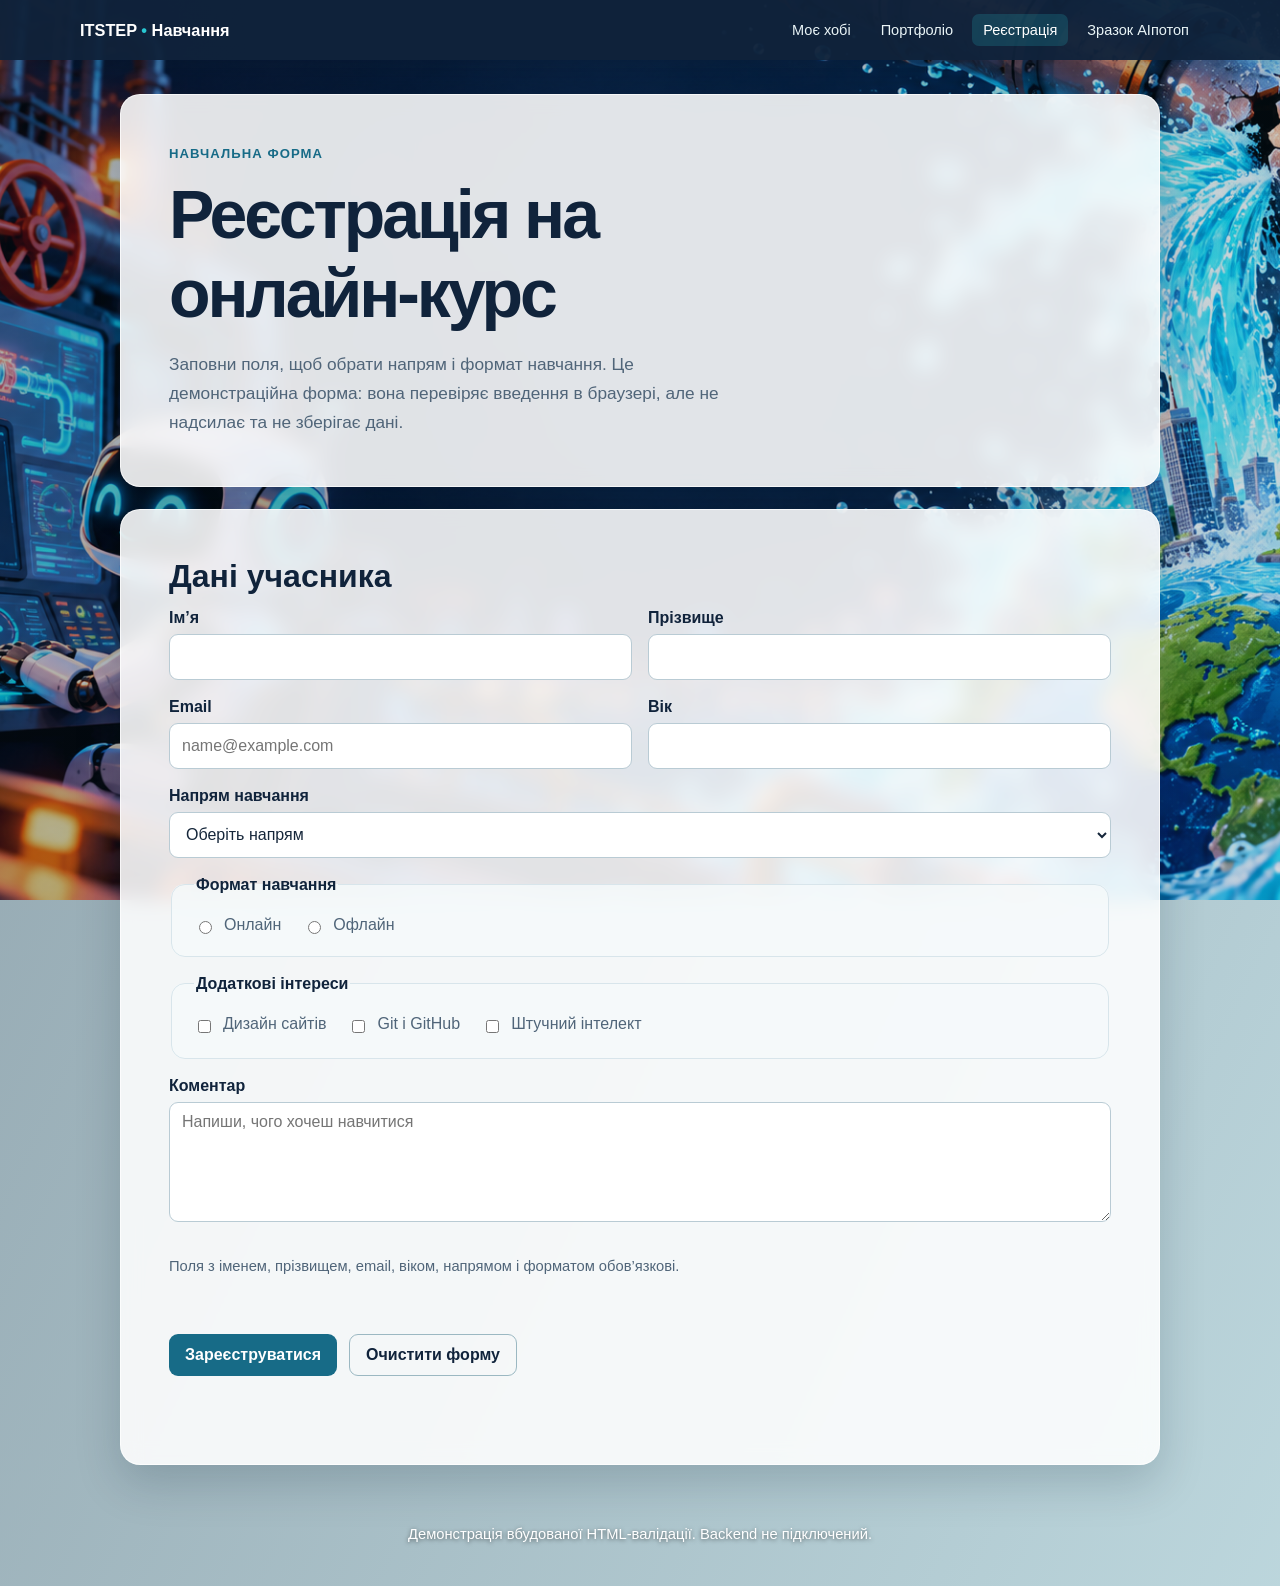
<file: course-registration.html>
<!doctype html>
<html lang="uk">
<head>
  <meta charset="utf-8">
  <meta name="viewport" content="width=device-width, initial-scale=1">
  <meta name="description" content="Навчальна HTML-форма для реєстрації на онлайн-курс з веброзробки.">
  <title>Реєстрація на онлайн-курс</title>
  <link rel="stylesheet" href="css/homework.css">
  <link rel="stylesheet" href="css/page-effects.css">
</head>
<body>
  <header class="site-header">
    <a class="brand" href="index.html">ITSTEP <span>•</span> Навчання</a>
    <nav class="site-nav" aria-label="Навігація навчальними сторінками">
      <a href="hobby.html">Моє хобі</a>
      <a href="portfolio.html">Портфоліо</a>
      <a href="course-registration.html" aria-current="page">Реєстрація</a>
      <a href="index.html">Зразок AIпотоп</a>
    </nav>
  </header>

  <main class="page-wrap">
    <section class="panel" aria-labelledby="page-title">
      <p class="eyebrow">Навчальна форма</p>
      <h1 id="page-title">Реєстрація на онлайн-курс</h1>
      <p class="lead">Заповни поля, щоб обрати напрям і формат навчання. Це демонстраційна форма: вона перевіряє введення в браузері, але не надсилає та не зберігає дані.</p>
    </section>

    <section class="panel" aria-labelledby="form-title">
      <h2 id="form-title">Дані учасника</h2>
      <form class="form-layout" id="course-form" onsubmit="event.preventDefault(); document.getElementById('form-status').textContent='Перевірку пройдено. Дані не надсилалися і не зберігалися.';">
        <div class="form-row">
          <div class="field">
            <label for="first-name">Ім’я</label>
            <input id="first-name" name="firstName" type="text" autocomplete="given-name" required>
          </div>
          <div class="field">
            <label for="last-name">Прізвище</label>
            <input id="last-name" name="lastName" type="text" autocomplete="family-name" required>
          </div>
        </div>

        <div class="form-row">
          <div class="field">
            <label for="email">Email</label>
            <input id="email" name="email" type="email" autocomplete="email" placeholder="name@example.com" required>
          </div>
          <div class="field">
            <label for="age">Вік</label>
            <input id="age" name="age" type="number" min="16" max="100" required>
          </div>
        </div>

        <div class="field">
          <label for="track">Напрям навчання</label>
          <select id="track" name="track" required>
            <option value="">Оберіть напрям</option>
            <option value="html-css">HTML і CSS</option>
            <option value="web-development">Веброзробка</option>
            <option value="ai-tools">AI-інструменти</option>
          </select>
        </div>

        <fieldset class="content-card">
          <legend class="group-title">Формат навчання</legend>
          <div class="choice-row">
            <label class="choice" for="format-online"><input id="format-online" name="format" type="radio" value="online" required> Онлайн</label>
            <label class="choice" for="format-offline"><input id="format-offline" name="format" type="radio" value="offline"> Офлайн</label>
          </div>
        </fieldset>

        <fieldset class="content-card">
          <legend class="group-title">Додаткові інтереси</legend>
          <div class="choice-row">
            <label class="choice" for="interest-design"><input id="interest-design" name="interests" type="checkbox" value="design"> Дизайн сайтів</label>
            <label class="choice" for="interest-git"><input id="interest-git" name="interests" type="checkbox" value="git"> Git і GitHub</label>
            <label class="choice" for="interest-ai"><input id="interest-ai" name="interests" type="checkbox" value="ai"> Штучний інтелект</label>
          </div>
        </fieldset>

        <div class="field">
          <label for="comment">Коментар</label>
          <textarea id="comment" name="comment" rows="4" placeholder="Напиши, чого хочеш навчитися"></textarea>
        </div>

        <p class="hint">Поля з іменем, прізвищем, email, віком, напрямом і форматом обов’язкові.</p>
        <div class="actions">
          <button type="submit">Зареєструватися</button>
          <button class="button-secondary" type="reset">Очистити форму</button>
        </div>
        <p class="status" id="form-status" role="status" aria-live="polite"></p>
      </form>
    </section>
  </main>

  <footer class="site-footer">
    <p>Демонстрація вбудованої HTML-валідації. Backend не підключений.</p>
  </footer>
  <script src="js/page-effects.js" defer></script>
</body>
</html>
</file>
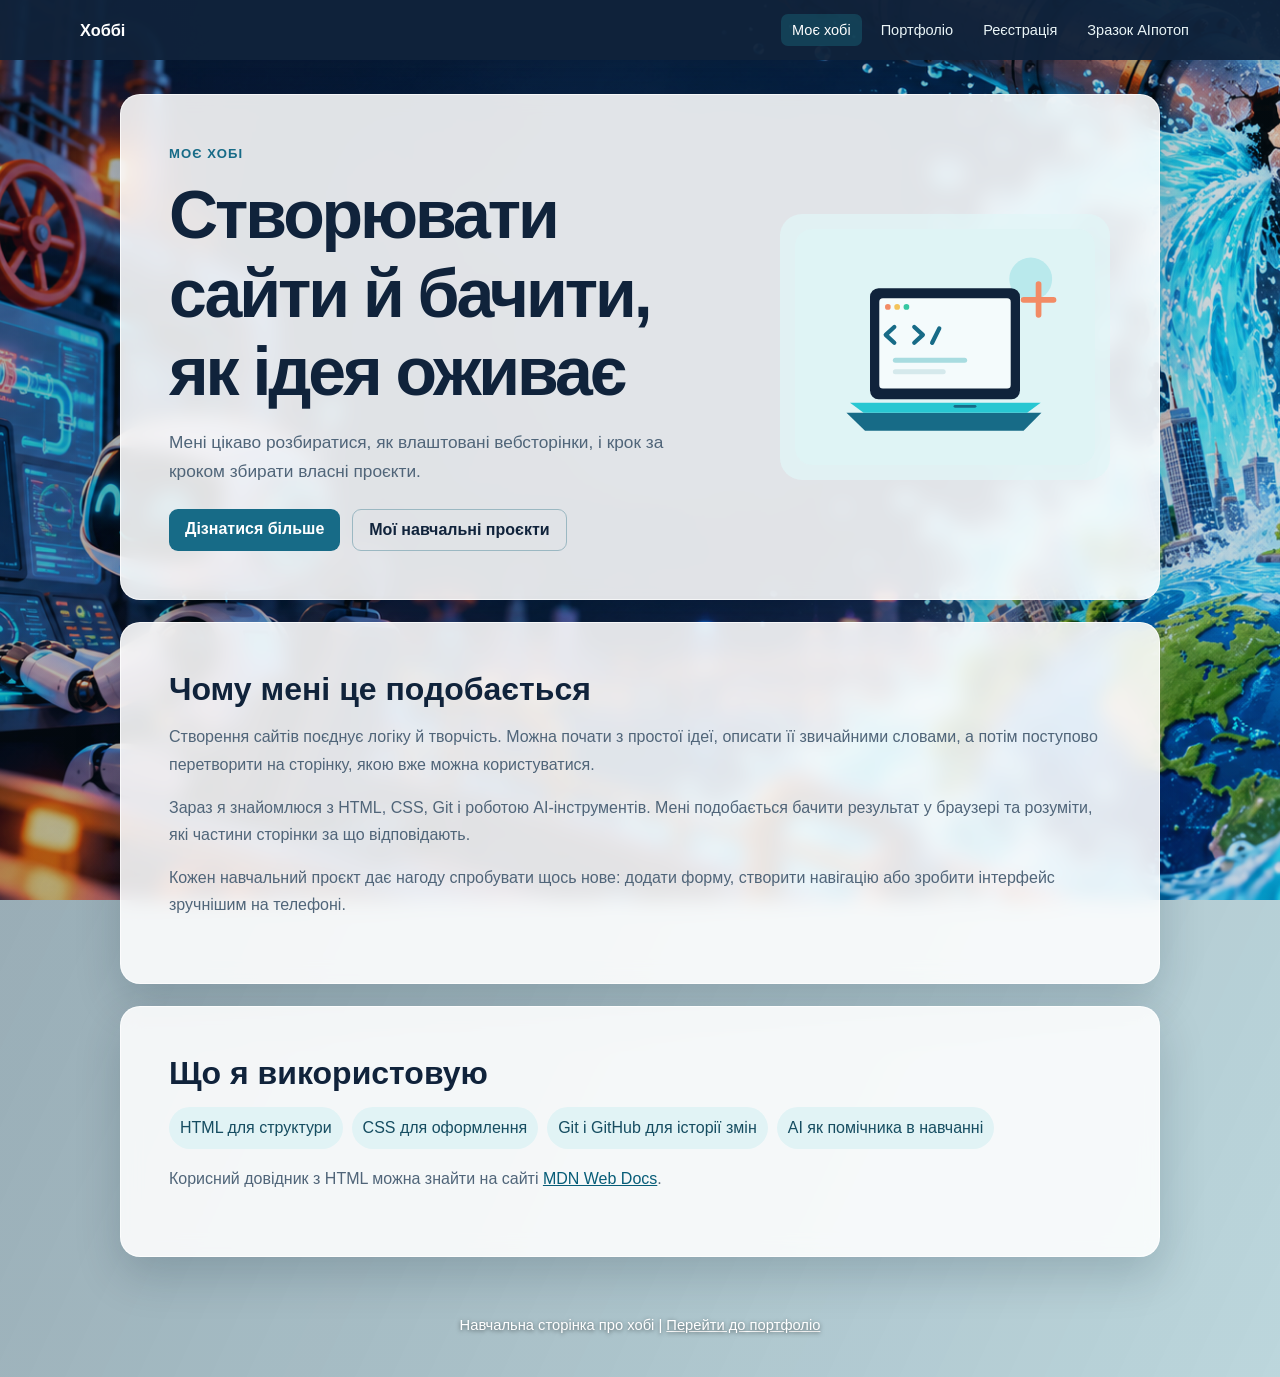
<file: hobby.html>
<!doctype html>
<html lang="uk">
<head>
  <meta charset="utf-8">
  <meta name="viewport" content="width=device-width, initial-scale=1">
  <meta name="description" content="Моє хобі - створення вебсторінок і знайомство з технологіями.">
  <title>Моє хобі - створення сайтів</title>
  <link rel="stylesheet" href="css/homework.css">
  <link rel="stylesheet" href="css/page-effects.css">
</head>
<body>
  <header class="site-header">
    <a class="brand" href="index.html">Хоббі</a>
    <nav class="site-nav" aria-label="Навігація навчальними сторінками">
      <a href="hobby.html" aria-current="page">Моє хобі</a>
      <a href="portfolio.html">Портфоліо</a>
      <a href="course-registration.html">Реєстрація</a>
      <a href="index.html">Зразок AIпотоп</a>
    </nav>
  </header>

  <main class="page-wrap">
    <section class="panel hero-grid" aria-labelledby="page-title">
      <div>
        <p class="eyebrow">Моє хобі</p>
        <h1 id="page-title">Створювати сайти й бачити, як ідея оживає</h1>
        <p class="lead">Мені цікаво розбиратися, як влаштовані вебсторінки, і крок за кроком збирати власні проєкти.</p>
        <div class="actions">
          <a class="button-link" href="#why">Дізнатися більше</a>
          <a class="button-link button-secondary" href="portfolio.html">Мої навчальні проєкти</a>
        </div>
      </div>
      <figure class="hero-art">
        <img src="assets/coding-hobby.svg" alt="Ноутбук із прикладом HTML-коду для створення вебсторінки">
      </figure>
    </section>

    <section class="panel" id="why" aria-labelledby="why-title">
      <h2 id="why-title">Чому мені це подобається</h2>
      <p>Створення сайтів поєднує логіку й творчість. Можна почати з простої ідеї, описати її звичайними словами, а потім поступово перетворити на сторінку, якою вже можна користуватися.</p>
      <p>Зараз я знайомлюся з HTML, CSS, Git і роботою AI-інструментів. Мені подобається бачити результат у браузері та розуміти, які частини сторінки за що відповідають.</p>
      <p>Кожен навчальний проєкт дає нагоду спробувати щось нове: додати форму, створити навігацію або зробити інтерфейс зручнішим на телефоні.</p>
    </section>

    <section class="panel" aria-labelledby="tools-title">
      <h2 id="tools-title">Що я використовую</h2>
      <ul class="skill-list">
        <li>HTML для структури</li>
        <li>CSS для оформлення</li>
        <li>Git і GitHub для історії змін</li>
        <li>AI як помічника в навчанні</li>
      </ul>
      <p>Корисний довідник з HTML можна знайти на сайті <a href="https://developer.mozilla.org/uk/docs/Web/HTML" target="_blank" rel="noopener noreferrer">MDN Web Docs</a>.</p>
    </section>
  </main>

  <footer class="site-footer">
    <p>Навчальна сторінка про хобі | <a href="portfolio.html">Перейти до портфоліо</a></p>
  </footer>
  <script src="js/page-effects.js" defer></script>
</body>
</html>
</file>
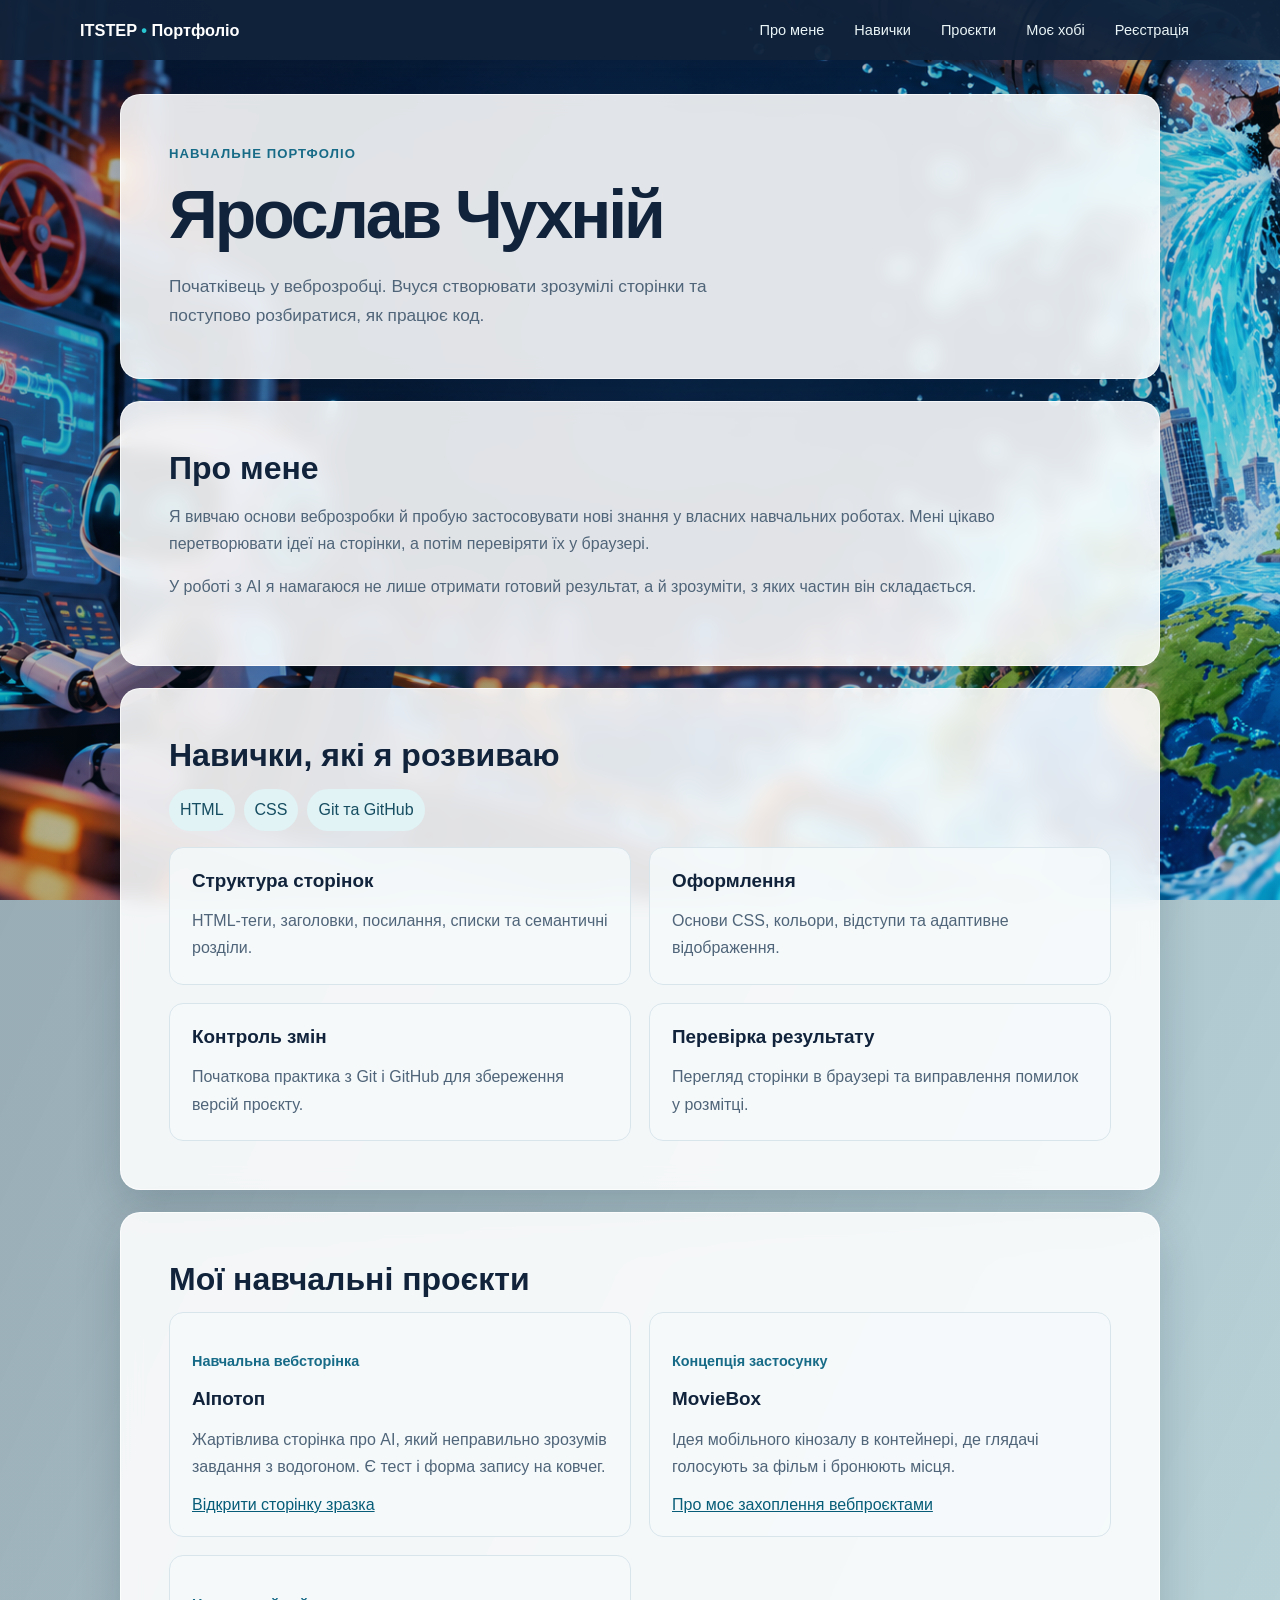
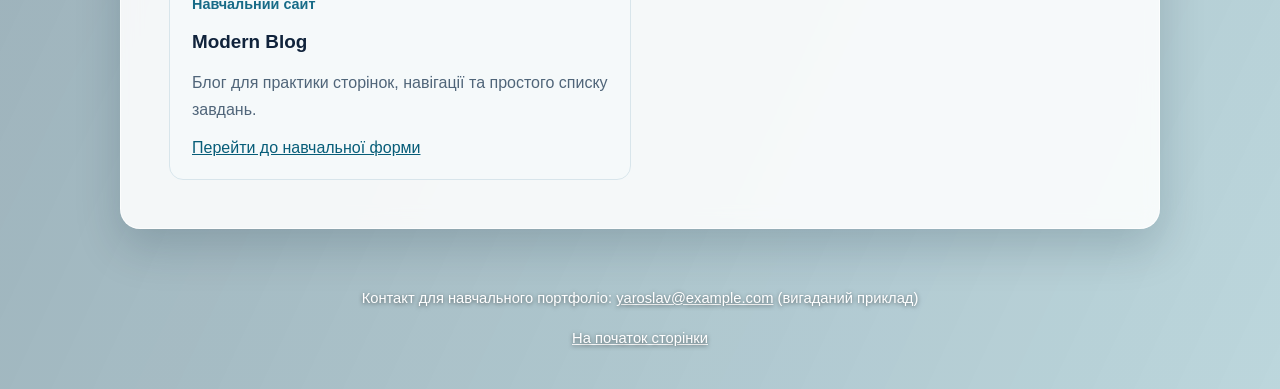
<file: portfolio.html>
<!doctype html>
<html lang="uk">
<head>
  <meta charset="utf-8">
  <meta name="viewport" content="width=device-width, initial-scale=1">
  <meta name="description" content="Навчальне портфоліо Ярослава Чухнія: про мене, навички та проєкти.">
  <title>Портфоліо розробника - Ярослав Чухній</title>
  <link rel="stylesheet" href="css/homework.css">
  <link rel="stylesheet" href="css/page-effects.css">
</head>
<body>
  <header class="site-header">
    <a class="brand" href="index.html">ITSTEP <span>•</span> Портфоліо</a>
    <nav class="site-nav" aria-label="Розділи портфоліо">
      <a href="#about">Про мене</a>
      <a href="#skills">Навички</a>
      <a href="#projects">Проєкти</a>
      <a href="hobby.html">Моє хобі</a>
      <a href="course-registration.html">Реєстрація</a>
    </nav>
  </header>

  <main class="page-wrap">
    <section class="panel" aria-labelledby="page-title">
      <p class="eyebrow">Навчальне портфоліо</p>
      <h1 id="page-title">Ярослав Чухній</h1>
      <p class="lead">Початківець у веброзробці. Вчуся створювати зрозумілі сторінки та поступово розбиратися, як працює код.</p>
    </section>

    <section class="panel" id="about" aria-labelledby="about-title">
      <h2 id="about-title">Про мене</h2>
      <p>Я вивчаю основи веброзробки й пробую застосовувати нові знання у власних навчальних роботах. Мені цікаво перетворювати ідеї на сторінки, а потім перевіряти їх у браузері.</p>
      <p>У роботі з AI я намагаюся не лише отримати готовий результат, а й зрозуміти, з яких частин він складається.</p>
    </section>

    <section class="panel" id="skills" aria-labelledby="skills-title">
      <h2 id="skills-title">Навички, які я розвиваю</h2>
      <ul class="skill-list" aria-label="Основні напрямки навчання">
        <li>HTML</li>
        <li>CSS</li>
        <li>Git та GitHub</li>
      </ul>
      <div class="content-grid">
        <div class="content-card">
          <h3>Структура сторінок</h3>
          <p>HTML-теги, заголовки, посилання, списки та семантичні розділи.</p>
        </div>
        <div class="content-card">
          <h3>Оформлення</h3>
          <p>Основи CSS, кольори, відступи та адаптивне відображення.</p>
        </div>
        <div class="content-card">
          <h3>Контроль змін</h3>
          <p>Початкова практика з Git і GitHub для збереження версій проєкту.</p>
        </div>
        <div class="content-card">
          <h3>Перевірка результату</h3>
          <p>Перегляд сторінки в браузері та виправлення помилок у розмітці.</p>
        </div>
      </div>
    </section>

    <section class="panel" id="projects" aria-labelledby="projects-title">
      <h2 id="projects-title">Мої навчальні проєкти</h2>
      <div class="content-grid">
        <article class="content-card">
          <p class="project-meta"><span>Навчальна вебсторінка</span></p>
          <h3>AIпотоп</h3>
          <p>Жартівлива сторінка про AI, який неправильно зрозумів завдання з водогоном. Є тест і форма запису на ковчег.</p>
          <a href="index.html">Відкрити сторінку зразка</a>
        </article>
        <article class="content-card">
          <p class="project-meta"><span>Концепція застосунку</span></p>
          <h3>MovieBox</h3>
          <p>Ідея мобільного кінозалу в контейнері, де глядачі голосують за фільм і бронюють місця.</p>
          <a href="hobby.html">Про моє захоплення вебпроєктами</a>
        </article>
        <article class="content-card">
          <p class="project-meta"><span>Навчальний сайт</span></p>
          <h3>Modern Blog</h3>
          <p>Блог для практики сторінок, навігації та простого списку завдань.</p>
          <a href="course-registration.html">Перейти до навчальної форми</a>
        </article>
      </div>
    </section>
  </main>

  <footer class="site-footer" id="contact">
    <p>Контакт для навчального портфоліо: <a href="mailto:yaroslav@example.com">yaroslav@example.com</a> <span>(вигаданий приклад)</span></p>
    <p><a href="#page-title">На початок сторінки</a></p>
  </footer>
  <script src="js/page-effects.js" defer></script>
</body>
</html>
</file>
<file: css/homework.css>
:root {
  color-scheme: light;
  --ink: #15263a;
  --muted: #506579;
  --navy: #10233b;
  --blue: #176b87;
  --cyan: #28c7d2;
  --line: #d8e5eb;
  --paper: rgb(255 255 255 / 88%);
  --soft: rgb(245 250 251 / 88%);
  font-family: "Segoe UI", Arial, sans-serif;
  color: var(--ink);
  background: #d8edf1;
}

* { box-sizing: border-box; }

html { scroll-behavior: smooth; }

body {
  min-height: 100vh;
  margin: 0;
  background:
    linear-gradient(115deg, rgb(8 23 43 / 35%), rgb(15 73 94 / 14%)),
    url("../assets/ai-pipe-flood.png") center / cover fixed;
}

a { color: #075d78; }
a:hover { color: #0a3549; }

a:focus-visible, button:focus-visible, input:focus-visible,
select:focus-visible, textarea:focus-visible {
  outline: 3px solid var(--cyan);
  outline-offset: 3px;
}

.site-header {
  position: sticky;
  top: 0;
  z-index: 5;
  display: flex;
  align-items: center;
  justify-content: space-between;
  gap: 20px;
  padding: 14px max(5vw, calc((100vw - 1120px) / 2));
  background: rgb(16 35 59 / 96%);
  color: #fff;
  box-shadow: 0 8px 24px rgb(7 21 37 / 18%);
}

.brand {
  color: #fff;
  font-size: 1.02rem;
  font-weight: 800;
  text-decoration: none;
  white-space: nowrap;
}

.brand span { color: var(--cyan); }

.site-nav {
  display: flex;
  flex-wrap: wrap;
  justify-content: flex-end;
  gap: 8px;
}

.site-nav a {
  padding: 8px 11px;
  border-radius: 7px;
  color: #eaf5f7;
  font-size: .91rem;
  text-decoration: none;
}

.site-nav a:hover, .site-nav a[aria-current="page"] {
  background: rgb(40 199 210 / 18%);
  color: #fff;
}

.page-wrap {
  width: min(100% - 32px, 1040px);
  margin: 34px auto;
}

.panel {
  margin: 0 0 22px;
  padding: clamp(24px, 5vw, 48px);
  border: 1px solid rgb(255 255 255 / 72%);
  border-radius: 20px;
  background: var(--paper);
  box-shadow: 0 18px 46px rgb(8 26 45 / 18%);
  backdrop-filter: blur(10px);
}

.hero-grid {
  display: grid;
  grid-template-columns: minmax(0, 1.25fr) minmax(220px, .75fr);
  align-items: center;
  gap: clamp(24px, 5vw, 54px);
}

.eyebrow {
  margin: 0 0 10px;
  color: var(--blue);
  font-size: .82rem;
  font-weight: 800;
  letter-spacing: .08em;
  text-transform: uppercase;
}

h1, h2, h3 { color: var(--navy); line-height: 1.15; }
h1 { max-width: 18ch; margin: 0; font-size: clamp(2.25rem, 6vw, 4.25rem); letter-spacing: -.045em; }
h2 { margin: 0 0 14px; font-size: clamp(1.45rem, 3vw, 2rem); }
h3 { margin: 0 0 8px; font-size: 1.18rem; }
p, li { color: var(--muted); line-height: 1.7; }
.lead { max-width: 62ch; margin: 18px 0 0; font-size: 1.08rem; }

.hero-art {
  width: min(100%, 330px);
  justify-self: center;
  padding: 15px;
  border-radius: 22px;
  background: rgb(226 246 248 / 76%);
}

.hero-art img { display: block; width: 100%; height: auto; }

.content-grid {
  display: grid;
  grid-template-columns: repeat(2, minmax(0, 1fr));
  gap: 18px;
}

.content-card {
  padding: 22px;
  border: 1px solid var(--line);
  border-radius: 14px;
  background: var(--soft);
}

.content-card p:last-child, .content-card ul:last-child { margin-bottom: 0; }
.skill-list { display: flex; flex-wrap: wrap; gap: 9px; padding: 0; list-style: none; }
.skill-list li { padding: 7px 11px; border-radius: 999px; background: #e1f3f5; color: #164d61; }
.project-meta { color: var(--blue); font-size: .9rem; font-weight: 700; }
.actions { display: flex; flex-wrap: wrap; gap: 12px; margin-top: 22px; }
.button-link, button {
  display: inline-block;
  padding: 11px 16px;
  border: 0;
  border-radius: 9px;
  background: var(--blue);
  color: #fff;
  font: inherit;
  font-weight: 700;
  text-decoration: none;
  cursor: pointer;
}
.button-link:hover, button:hover { background: var(--navy); color: #fff; }
.button-secondary { border: 1px solid #9bb8c2; background: transparent; color: var(--navy); }
.form-layout { display: grid; gap: 18px; }
.form-row { display: grid; grid-template-columns: repeat(2, minmax(0, 1fr)); gap: 16px; }
.field { display: grid; gap: 7px; }
.field label, .group-title { color: var(--navy); font-weight: 700; }
.field input, .field select, .field textarea {
  width: 100%;
  min-height: 46px;
  padding: 10px 12px;
  border: 1px solid #b9cbd4;
  border-radius: 9px;
  background: #fff;
  color: var(--ink);
  font: inherit;
}
.field textarea { min-height: 120px; resize: vertical; }
.choice-row { display: flex; flex-wrap: wrap; gap: 12px 22px; }
.choice { display: inline-flex; align-items: flex-start; gap: 9px; color: var(--muted); }
.choice input { margin-top: 5px; accent-color: var(--blue); }
.hint, .status, .site-footer p { color: var(--muted); font-size: .92rem; }
.status { min-height: 1.5em; margin: 0; }
.site-footer { padding: 8px 14px 24px; text-align: center; }
.site-footer a { color: #fff; }
.site-footer p { color: #fff; text-shadow: 0 1px 4px rgb(0 0 0 / 55%); }

@media (max-width: 700px) {
  .site-header { align-items: flex-start; flex-direction: column; gap: 8px; }
  .site-nav { justify-content: flex-start; }
  .hero-grid, .content-grid, .form-row { grid-template-columns: 1fr; }
  .hero-art { width: min(100%, 260px); }
}

@media (prefers-reduced-motion: reduce) {
  html { scroll-behavior: auto; }
}
</file>
<file: css/page-effects.css>
/* Shared transitions inspired by the scroll-led 3D reference. */
@view-transition {
  navigation: auto;
}

::view-transition-old(root) {
  animation: page-leave 180ms ease both;
}

::view-transition-new(root) {
  animation: page-arrive 420ms cubic-bezier(.2, .75, .25, 1) both;
}

@keyframes page-leave {
  to { opacity: 0; transform: translateY(-8px) scale(.99); }
}

@keyframes page-arrive {
  from { opacity: 0; transform: translateY(12px) scale(.99); }
  to { opacity: 1; transform: translateY(0) scale(1); }
}

#reading-progress {
  position: fixed;
  inset: 0 auto auto 0;
  z-index: 100;
  width: 100%;
  height: 3px;
  background: linear-gradient(90deg, #28c7d2, #176b87);
  transform: scaleX(var(--reading-progress, 0));
  transform-origin: left center;
  pointer-events: none;
}

html.motion-ready [data-reveal] {
  opacity: 0;
  transform: translateY(20px);
  transition: opacity 550ms ease, transform 650ms cubic-bezier(.2, .7, .2, 1);
}

html.motion-ready [data-reveal].is-visible {
  opacity: 1;
  transform: translateY(0);
}

.content-card {
  transition: transform 220ms ease, box-shadow 220ms ease;
}

.content-card:hover {
  transform: translateY(-4px);
  box-shadow: 0 14px 28px rgb(8 26 45 / 12%);
}

@media (prefers-reduced-motion: reduce) {
  ::view-transition-old(root),
  ::view-transition-new(root) {
    animation-duration: 1ms;
  }

  html.motion-ready [data-reveal],
  .content-card {
    transition-duration: 1ms;
    transform: none;
  }
}
</file>
